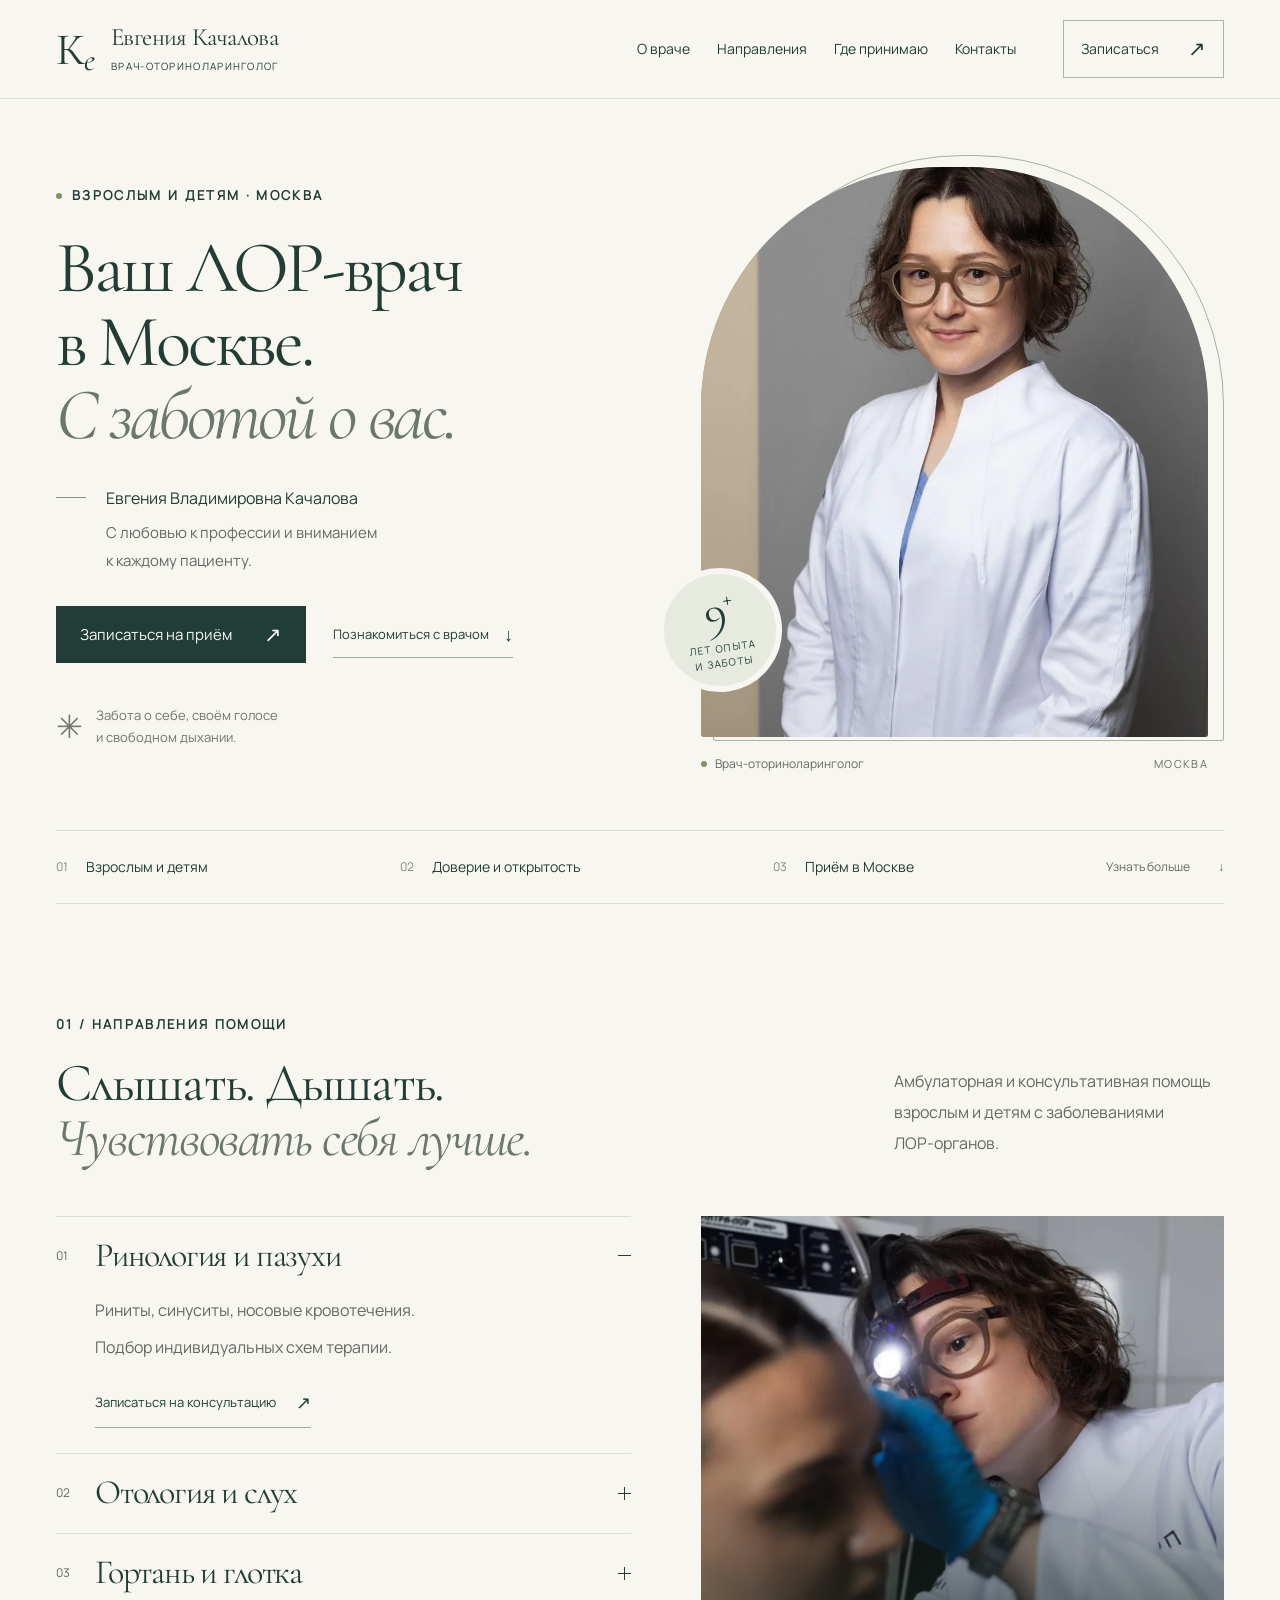
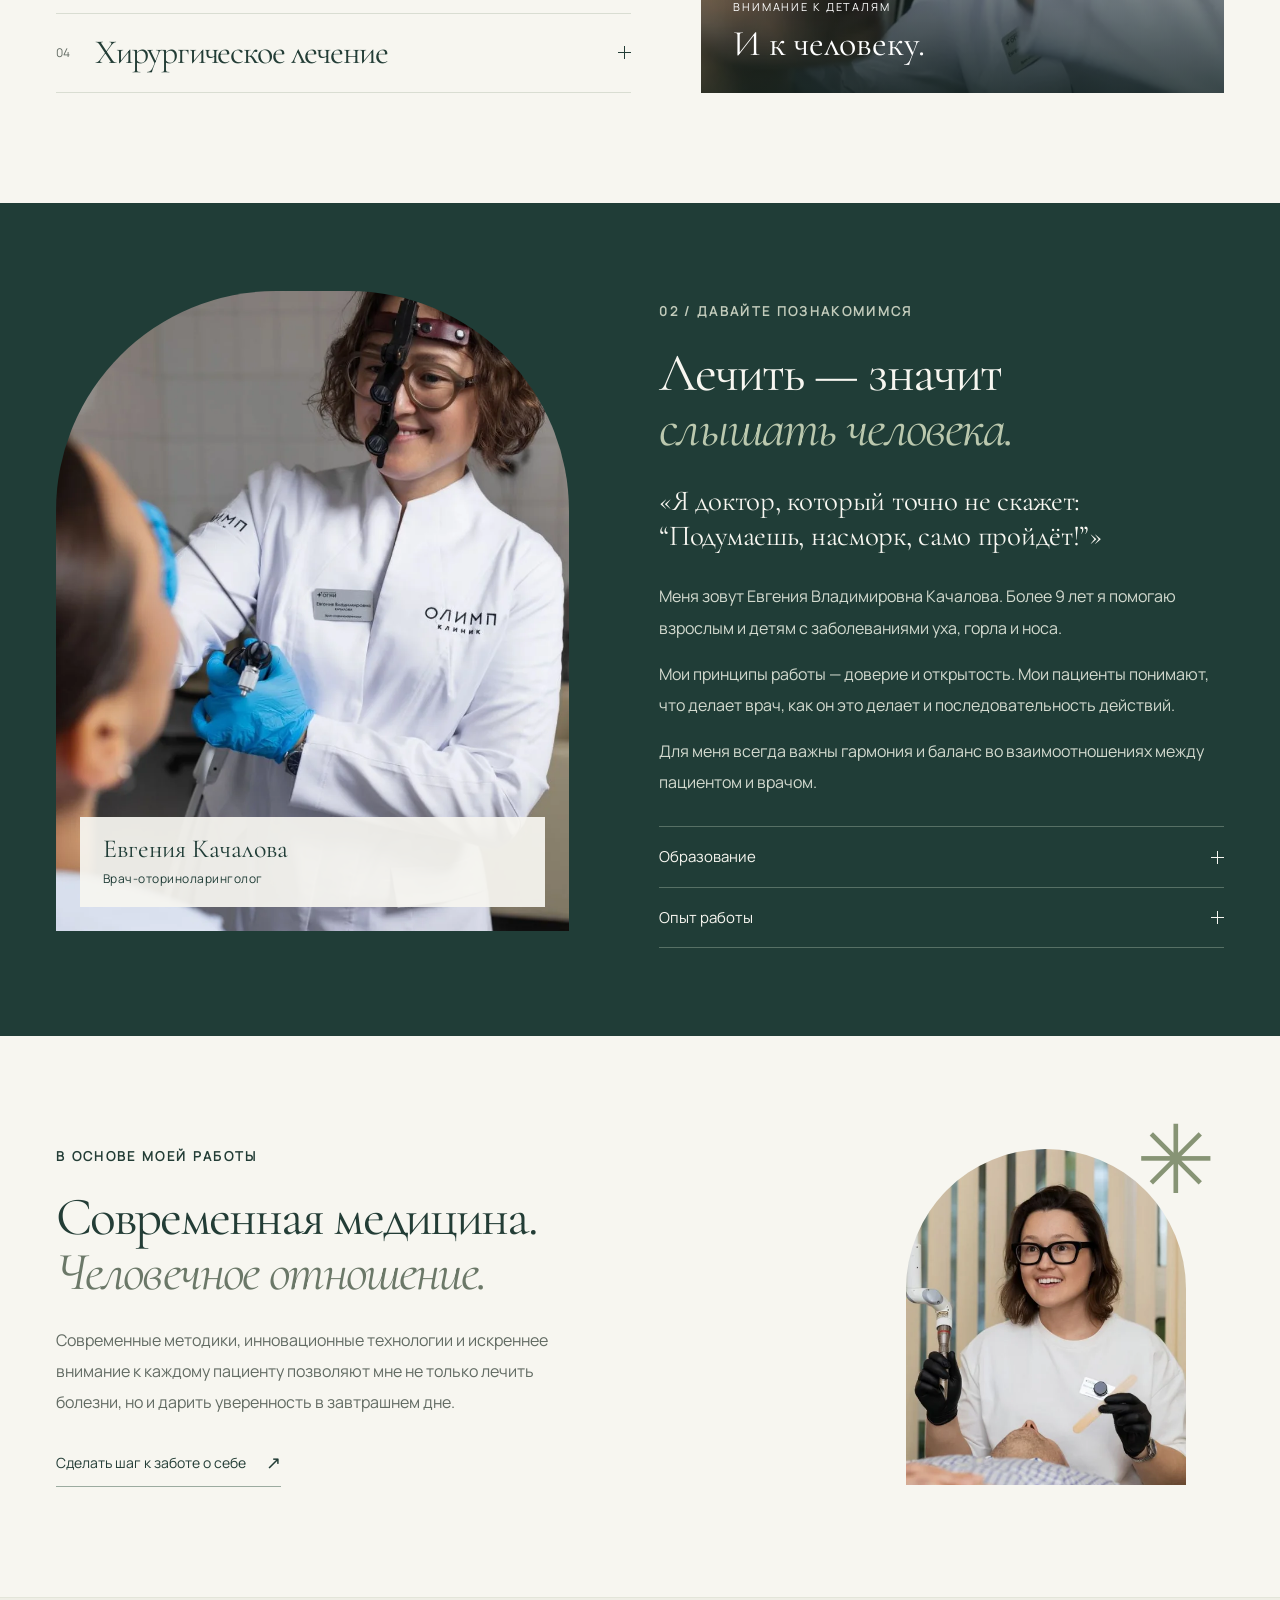
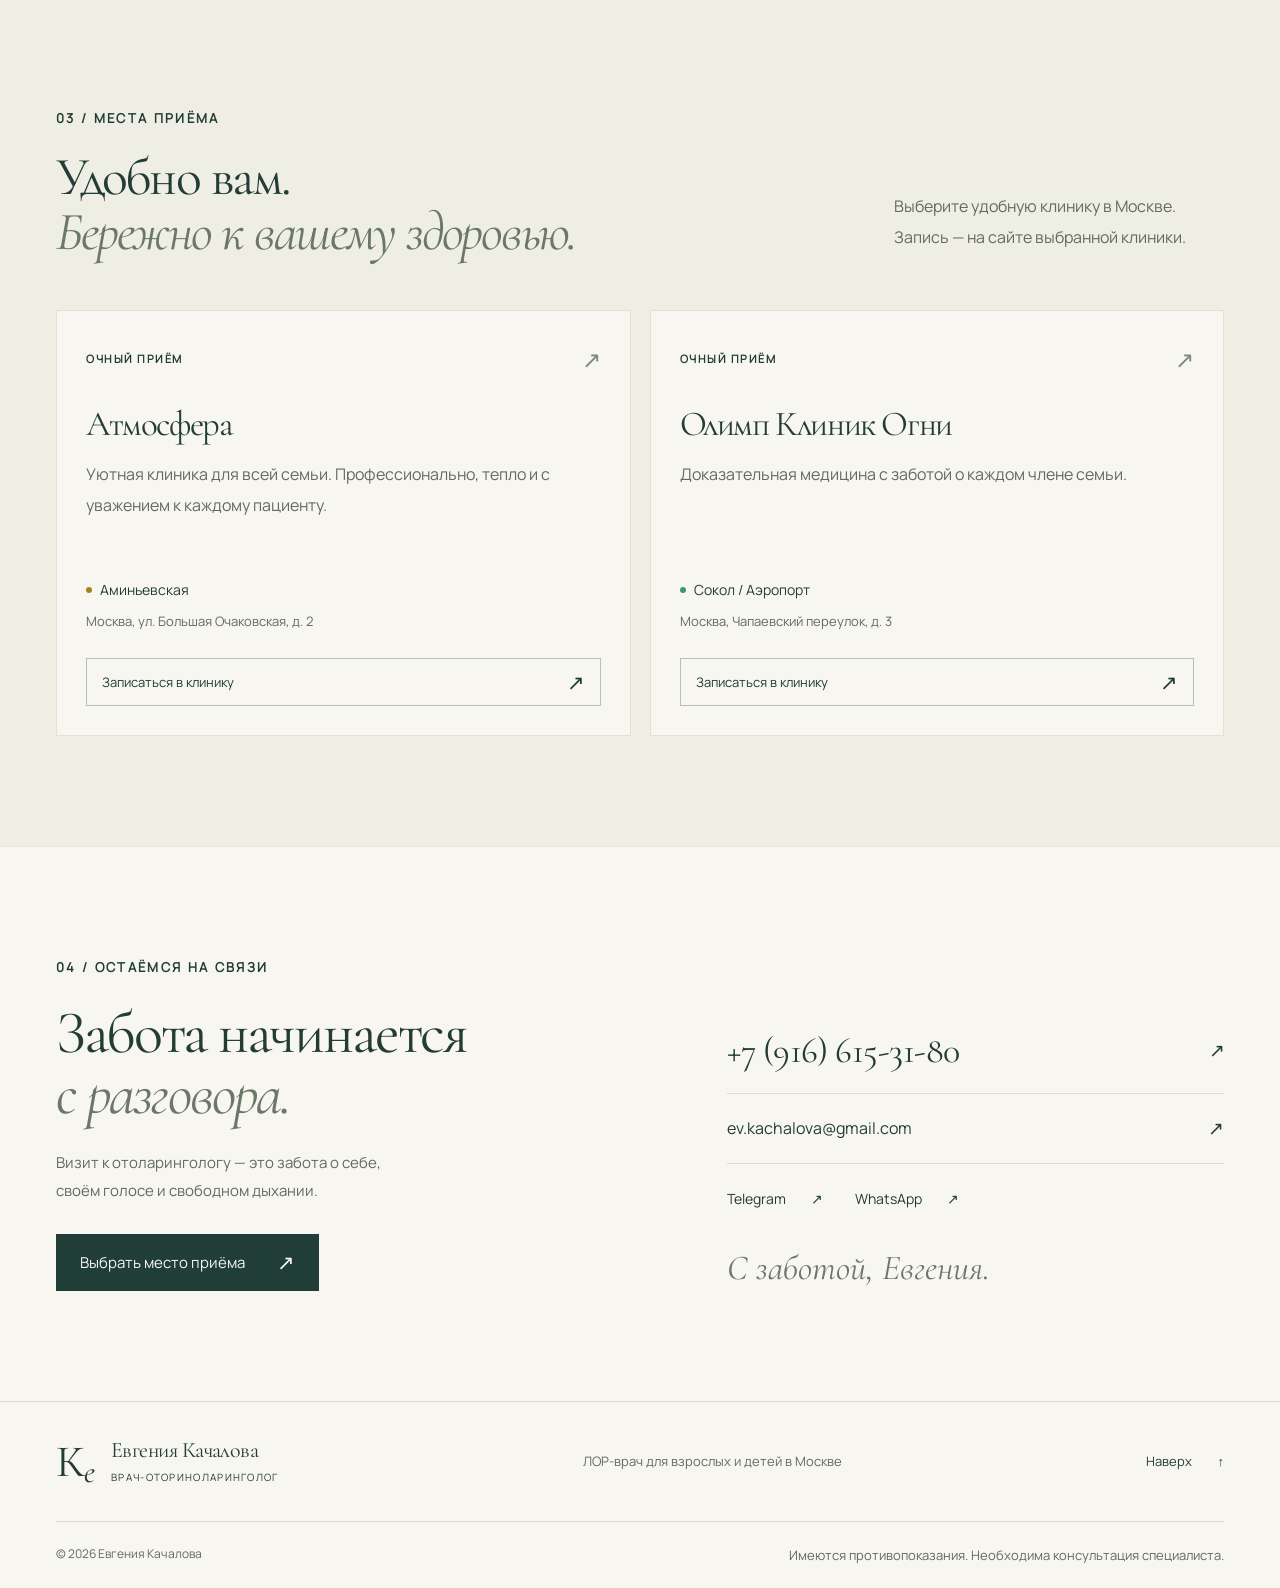
<file: index.html>
<!doctype html>
<html lang="ru">
  <head>
    <meta charset="utf-8" />
    <meta name="viewport" content="width=device-width, initial-scale=1" />
    <meta name="theme-color" content="#203d37" />
    <title>
      ЛОР в Москве — Качалова Евгения Владимировна | Взрослым и детям
    </title>
    <meta
      name="description"
      content="ЛОР-врач в Москве Качалова Евгения Владимировна. Более 9 лет опыта, приём взрослых и детей. Клиники у м. Аминьевская, Сокол и Аэропорт. Запись на приём."
    />
    <meta name="robots" content="index, follow, max-image-preview:large" />
    <link rel="canonical" href="https://kachalovg.github.io/kachalova-lor-2/" />
    <meta property="og:type" content="website" />
    <meta property="og:locale" content="ru_RU" />
    <meta property="og:site_name" content="Евгения Качалова — ЛОР-врач" />
    <meta
      property="og:title"
      content="Ваш ЛОР-врач в Москве — Евгения Качалова"
    />
    <meta
      property="og:description"
      content="С любовью к профессии и заботой о каждом пациенте. ЛОР-помощь взрослым и детям, более 9 лет опыта. Очный приём в Москве."
    />
    <meta property="og:url" content="https://kachalovg.github.io/kachalova-lor-2/" />
    <meta
      property="og:image"
      content="https://kachalovg.github.io/kachalova-lor-2/assets/images/portrait-880.webp"
    />
    <meta
      property="og:image:alt"
      content="Качалова Евгения Владимировна, врач-оториноларинголог"
    />
    <meta name="twitter:card" content="summary_large_image" />
    <link rel="icon" href="assets/favicon.svg" type="image/svg+xml" />
    <link
      rel="preload"
      href="assets/fonts/cormorant.woff2"
      as="font"
      type="font/woff2"
      crossorigin
    />
    <link
      rel="preload"
      href="assets/fonts/manrope.woff2"
      as="font"
      type="font/woff2"
      crossorigin
    />
    <link rel="stylesheet" href="css/styles.css?v=20261024-2" />
    <script src="js/main.js" defer></script>
    <script type="application/ld+json">
      {
        "@context": "https://schema.org",
        "@graph": [
          {
            "@type": "WebSite",
            "@id": "https://kachalovg.github.io/kachalova-lor-2/#website",
            "url": "https://kachalovg.github.io/kachalova-lor-2/",
            "name": "Евгения Качалова — ЛОР-врач в Москве",
            "inLanguage": "ru-RU"
          },
          {
            "@type": "WebPage",
            "@id": "https://kachalovg.github.io/kachalova-lor-2/#webpage",
            "url": "https://kachalovg.github.io/kachalova-lor-2/",
            "name": "ЛОР в Москве — Качалова Евгения Владимировна",
            "inLanguage": "ru-RU",
            "isPartOf": { "@id": "https://kachalovg.github.io/kachalova-lor-2/#website" },
            "about": { "@id": "https://kachalovg.github.io/kachalova-lor-2/#doctor" }
          },
          {
            "@type": "Person",
            "@id": "https://kachalovg.github.io/kachalova-lor-2/#doctor",
            "name": "Качалова Евгения Владимировна",
            "givenName": "Евгения",
            "familyName": "Качалова",
            "jobTitle": "Врач-оториноларинголог",
            "url": "https://kachalovg.github.io/kachalova-lor-2/",
            "image": "https://kachalovg.github.io/kachalova-lor-2/assets/images/portrait-880.webp",
            "telephone": "+79166153180",
            "email": "ev.kachalova@gmail.com",
            "knowsAbout": [
              "Оториноларингология",
              "Детская оториноларингология"
            ],
            "alumniOf": [
              {
                "@type": "EducationalOrganization",
                "name": "РНИМУ им. Н. И. Пирогова"
              },
              {
                "@type": "EducationalOrganization",
                "name": "НИКИО им. Л. И. Свержевского"
              }
            ],
            "workLocation": [
              {
                "@type": "MedicalClinic",
                "name": "Клиника Атмосфера",
                "url": "https://atmosphere-clinic.ru/kachalova",
                "address": {
                  "@type": "PostalAddress",
                  "addressLocality": "Москва",
                  "streetAddress": "ул. Большая Очаковская, д. 2",
                  "addressCountry": "RU"
                }
              },
              {
                "@type": "MedicalClinic",
                "name": "Олимп Клиник Огни",
                "url": "https://ogni.clinic/doctors/kachalova_evgeniya_vladimirovna?clckid=d45f28a2",
                "address": {
                  "@type": "PostalAddress",
                  "addressLocality": "Москва",
                  "streetAddress": "Чапаевский переулок, д. 3",
                  "addressCountry": "RU"
                }
              }
            ],
            "sameAs": [
              "https://t.me/evgeniyakachalova"
            ]
          }
        ]
      }
    </script>
  </head>
  <body>
    <a class="skip-link" href="#main">Перейти к содержанию</a>
    <header class="header">
      <div class="container header-inner">
        <a class="brand" href="#main" aria-label="Евгения Качалова — на главную"
          ><span class="monogram" aria-hidden="true">К<span>е</span></span
          ><span class="brand-name"
            >Евгения Качалова<small>ВРАЧ-ОТОРИНОЛАРИНГОЛОГ</small></span
          ></a
        >
        <nav class="nav" id="navigation" aria-label="Основная навигация">
          <a href="#about">О враче</a><a href="#expertise">Направления</a
          ><a href="#clinics">Где принимаю</a><a href="#contacts">Контакты</a>
        </nav>
        <a class="header-book" href="#clinics" data-book
          >Записаться <span aria-hidden="true">↗</span></a
        >
        <button
          class="menu-toggle"
          aria-label="Открыть меню"
          aria-controls="navigation"
          aria-expanded="false"
        >
          <span></span><span></span>
        </button>
      </div>
    </header>
    <main id="main">
      <section class="hero container" aria-labelledby="hero-title">
        <div class="hero-copy">
          <p class="eyebrow">
            <span class="status-dot"></span> ВЗРОСЛЫМ И ДЕТЯМ · МОСКВА
          </p>
          <h1 id="hero-title">
            Ваш ЛОР-врач<br />в Москве.<br /><em>С заботой о вас.</em>
          </h1>
          <div class="hero-intro">
            <span class="fine-line" aria-hidden="true"></span>
            <div>
              <p class="doctor-name">Евгения Владимировна Качалова</p>
              <p class="muted">
                С любовью к профессии и вниманием<br class="desktop-break" />
                к каждому пациенту.
              </p>
            </div>
          </div>
          <div class="hero-actions">
            <a href="#clinics" class="button" data-book
              >Записаться на приём <span aria-hidden="true">↗</span></a
            ><a class="text-link" href="#about"
              >Познакомиться с врачом <span aria-hidden="true">↓</span></a
            >
          </div>
          <div class="hero-note">
            <span class="note-icon" aria-hidden="true">✳</span>
            <p>Забота о себе, своём голосе<br />и свободном дыхании.</p>
          </div>
        </div>
        <div class="hero-visual">
          <span class="portrait-outline" aria-hidden="true"></span>
          <img
            class="hero-photo"
            src="assets/images/portrait-880.webp"
            srcset="
              assets/images/portrait-480.webp 480w,
              assets/images/portrait-880.webp 880w
            "
            sizes="(max-width: 700px) 90vw, 44vw"
            width="880"
            height="1280"
            alt="Евгения Владимировна Качалова — ЛОР-врач в Москве"
            fetchpriority="high"
          />
          <div class="experience-seal">
            <strong>9<span>+</span></strong
            ><span>ЛЕТ ОПЫТА<br />И ЗАБОТЫ</span>
          </div>
          <div class="portrait-caption">
            <span class="status-dot"></span> Врач-оториноларинголог<span
              class="caption-number"
              >МОСКВА</span
            >
          </div>
        </div>
      </section>
      <div class="trust-strip container">
        <p><span>01</span> Взрослым и детям</p>
        <p><span>02</span> Доверие и открытость</p>
        <p><span>03</span> Приём в Москве</p>
        <a href="#expertise" aria-label="Перейти к направлениям помощи"
          >Узнать больше <span aria-hidden="true">↓</span></a
        >
      </div>

      <section
        class="section container expertise"
        id="expertise"
        aria-labelledby="expertise-title"
      >
        <div class="section-heading">
          <div>
            <p class="eyebrow">01 / НАПРАВЛЕНИЯ ПОМОЩИ</p>
            <h2 id="expertise-title">
              Слышать. Дышать.<br /><em>Чувствовать себя лучше.</em>
            </h2>
          </div>
          <p class="section-description">
            Амбулаторная и консультативная помощь взрослым и детям с заболеваниями
            ЛОР-органов.
          </p>
        </div>
        <div class="expertise-grid">
          <div class="service-list">
            <details class="service" open>
              <summary>
                <span class="service-number">01</span>
                <h3>Ринология и пазухи</h3>
                <span class="plus" aria-hidden="true"></span>
              </summary>
              <div class="service-body">
                <p>Риниты, синуситы, носовые кровотечения.</p>
                <p>Подбор индивидуальных схем терапии.</p>
                <a href="#clinics" class="text-link" data-book
                  >Записаться на консультацию
                  <span aria-hidden="true">↗</span></a
                >
              </div>
            </details>
            <details class="service">
              <summary>
                <span class="service-number">02</span>
                <h3>Отология и слух</h3>
                <span class="plus" aria-hidden="true"></span>
              </summary>
              <div class="service-body">
                <p>Тугоухость, отиты, серные пробки.</p>
                <p>
                  Амбулаторная и консультативная помощь пациентам с
                  заболеваниями уха.
                </p>
                <a href="#clinics" class="text-link" data-book
                  >Записаться на консультацию
                  <span aria-hidden="true">↗</span></a
                >
              </div>
            </details>
            <details class="service">
              <summary>
                <span class="service-number">03</span>
                <h3>Гортань и глотка</h3>
                <span class="plus" aria-hidden="true"></span>
              </summary>
              <div class="service-body">
                <p>
                  Консервативное лечение острой и хронической патологии
                  лимфоэпителиального кольца.
                </p>
                <a href="#clinics" class="text-link" data-book
                  >Записаться на консультацию
                  <span aria-hidden="true">↗</span></a
                >
              </div>
            </details>
            <details class="service">
              <summary>
                <span class="service-number">04</span>
                <h3>Хирургическое лечение</h3>
                <span class="plus" aria-hidden="true"></span>
              </summary>
              <div class="service-body">
                <p>
                  Планирование и проведение оперативных вмешательств. Подбор
                  индивидуальных схем терапии.
                </p>
                <a href="#clinics" class="text-link" data-book
                  >Обсудить на консультации
                  <span aria-hidden="true">↗</span></a
                >
              </div>
            </details>
          </div>
          <figure class="expertise-photo">
            <img
              src="assets/images/examination-880.webp"
              srcset="
                assets/images/examination-480.webp 480w,
                assets/images/examination-880.webp 880w
              "
              sizes="(max-width: 700px) 90vw, 40vw"
              width="880"
              height="587"
              alt="Евгения Качалова проводит ЛОР-осмотр пациентки"
              loading="lazy"
              decoding="async"
            />
            <figcaption>
              <span>ВНИМАНИЕ К ДЕТАЛЯМ</span>И к человеку.
            </figcaption>
          </figure>
        </div>
      </section>

      <section class="about-section" id="about" aria-labelledby="about-title">
        <div class="container about-grid">
          <div class="about-visual">
            <img
              src="assets/images/consultation-880.webp"
              srcset="
                assets/images/consultation-480.webp 480w,
                assets/images/consultation-880.webp 880w
              "
              sizes="(max-width: 700px) 90vw, 40vw"
              width="880"
              height="1321"
              alt="Евгения Качалова на приёме — с вниманием к каждому пациенту"
              loading="lazy"
              decoding="async"
            />
            <div class="photo-label">
              Евгения Качалова<span>Врач-оториноларинголог</span>
            </div>
          </div>
          <div class="about-copy">
            <p class="eyebrow">02 / ДАВАЙТЕ ПОЗНАКОМИМСЯ</p>
            <h2 id="about-title">
              Лечить — значит<br /><em>слышать человека.</em>
            </h2>
            <blockquote>
              «Я доктор, который точно не скажет: “Подумаешь, насморк, само
              пройдёт!”»
            </blockquote>
            <p>
              Меня зовут Евгения Владимировна Качалова. Более 9 лет я помогаю
              взрослым и детям с заболеваниями уха, горла и носа.
            </p>
            <p>
              Мои принципы работы — доверие и открытость. Мои пациенты понимают,
              что делает врач, как он это делает и последовательность действий.
            </p>
            <p>
              Для меня всегда важны гармония и баланс во взаимоотношениях между
              пациентом и врачом.
            </p>
            <div class="credentials">
              <details>
                <summary>
                  Образование <span class="plus" aria-hidden="true"></span>
                </summary>
                <div class="credential-content">
                  <p>
                    <b>2010–2016</b
                    ><span
                      >РНИМУ им. Н. И. Пирогова, Москва. Высшее образование,
                      педиатрия.</span
                    >
                  </p>
                  <p>
                    <b>2016–2018</b
                    ><span
                      >НИКИО им. Л. И. Свержевского, Москва. Ординатура,
                      оториноларингология.</span
                    >
                  </p>
                  <p>
                    <b>2023</b
                    ><span
                      >Повышение квалификации: дополнительная профессиональная
                      программа «Оториноларингология».</span
                    >
                  </p>
                </div>
              </details>
              <details>
                <summary>
                  Опыт работы <span class="plus" aria-hidden="true"></span>
                </summary>
                <div class="credential-content">
                  <p>
                    <b>2018–2022</b
                    ><span
                      >Врач-оториноларинголог, ДГКБ им. Г. Н. Сперанского.</span
                    >
                  </p>
                  <p>
                    <b>2018–2022</b
                    ><span
                      >Врач-оториноларинголог, ГКБ № 13, центр восстановления
                      детей.</span
                    >
                  </p>
                  <p>
                    <b>2022–2024</b
                    ><span>Врач-оториноларинголог, ММЦ «Медси».</span>
                  </p>
                  <p>
                    <b>С 2024</b
                    ><span
                      >Врач-оториноларинголог, «Огни Олимпа» и
                      «Атмосфера».</span
                    >
                  </p>
                </div>
              </details>
            </div>
          </div>
        </div>
      </section>

      <section
        class="philosophy section container"
        aria-labelledby="philosophy-title"
      >
        <div class="philosophy-copy">
          <p class="eyebrow">В ОСНОВЕ МОЕЙ РАБОТЫ</p>
          <h2 id="philosophy-title">
            <span class="heading-line">Современная медицина.</span>
            <em class="heading-line">Человечное отношение.</em>
          </h2>
          <p>
            Современные методики, инновационные технологии и искреннее внимание
            к каждому пациенту позволяют мне не только лечить болезни, но и
            дарить уверенность в завтрашнем дне.
          </p>
          <a href="#clinics" class="text-link" data-book
            >Сделать шаг к заботе о себе <span aria-hidden="true">↗</span></a
          >
        </div>
        <div class="care-image">
          <img
            src="assets/images/care-480.webp"
            width="480"
            height="720"
            alt="Доктор Качалова на приёме взрослого пациента"
            loading="lazy"
            decoding="async"
          /><span class="care-asterisk" aria-hidden="true">✳</span>
        </div>
      </section>

      <section
        class="clinics-section section"
        id="clinics"
        aria-labelledby="clinics-title"
      >
        <div class="container">
          <div class="section-heading">
            <div>
              <p class="eyebrow">03 / МЕСТА ПРИЁМА</p>
              <h2 id="clinics-title">
                Удобно вам.<br /><em>Бережно к вашему здоровью.</em>
              </h2>
            </div>
            <p class="section-description">
              Выберите удобную клинику в Москве. Запись — на
              сайте выбранной клиники.
            </p>
          </div>
          <div class="clinic-grid">
            <article class="clinic-card">
              <div class="clinic-top">
                <span class="eyebrow">ОЧНЫЙ ПРИЁМ</span
                ><span class="clinic-icon" aria-hidden="true">↗</span>
              </div>
              <h3>Атмосфера</h3>
              <p class="clinic-description">
                Уютная клиника для всей семьи. Профессионально, тепло и с
                уважением к каждому пациенту.
              </p>
              <div class="clinic-address">
                <span class="metro"
                  ><i class="metro-dot metro-yellow"></i> Аминьевская</span
                >
                <p>Москва, ул. Большая Очаковская, д. 2</p>
              </div>
              <a
                class="button button-outline"
                href="https://atmosphere-clinic.ru/kachalova"
                target="_blank"
                rel="noopener noreferrer"
                >Записаться в клинику <span aria-hidden="true">↗</span></a
              >
            </article>
            <article class="clinic-card">
              <div class="clinic-top">
                <span class="eyebrow">ОЧНЫЙ ПРИЁМ</span
                ><span class="clinic-icon" aria-hidden="true">↗</span>
              </div>
              <h3>Олимп Клиник Огни</h3>
              <p class="clinic-description">
                Доказательная медицина с заботой о каждом члене семьи.
              </p>
              <div class="clinic-address">
                <span class="metro"
                  ><i class="metro-dot"></i> Сокол / Аэропорт</span
                >
                <p>Москва, Чапаевский переулок, д. 3</p>
              </div>
              <a
                class="button button-outline"
                href="https://ogni.clinic/doctors/kachalova_evgeniya_vladimirovna?clckid=d45f28a2"
                target="_blank"
                rel="noopener noreferrer"
                >Записаться в клинику <span aria-hidden="true">↗</span></a
              >
            </article>
          </div>
        </div>
      </section>
      <section
        class="contact-section section container"
        id="contacts"
        aria-labelledby="contacts-title"
      >
        <p class="eyebrow">04 / ОСТАЁМСЯ НА СВЯЗИ</p>
        <div class="contact-grid">
          <div>
            <h2 id="contacts-title">
              <span class="heading-line">Забота начинается</span>
              <em class="heading-line">с разговора.</em>
            </h2>
            <p>
              Визит к отоларингологу — это забота о себе,<br
                class="desktop-break"
              />
              своём голосе и свободном дыхании.
            </p>
            <a class="button" href="#clinics" data-book
              >Выбрать место приёма <span aria-hidden="true">↗</span></a
            >
          </div>
          <div class="contact-links">
            <a class="phone-link" href="tel:+79166153180"
              >+7 (916) 615-31-80 <span aria-hidden="true">↗</span></a
            ><a class="email-link" href="mailto:ev.kachalova@gmail.com"
              >ev.kachalova@gmail.com <span aria-hidden="true">↗</span></a
            >
            <div class="social-links">
              <a
                href="https://t.me/evgeniyakachalova"
                target="_blank"
                rel="noopener noreferrer"
                >Telegram <span aria-hidden="true">↗</span></a
              ><a
                href="https://wa.me/79166153180"
                target="_blank"
                rel="noopener noreferrer"
                >WhatsApp <span aria-hidden="true">↗</span></a
              >
            </div>
            <span class="contact-signature" aria-hidden="true"
              >С заботой, Евгения.</span
            >
          </div>
        </div>
      </section>
    </main>
    <footer class="footer">
      <div class="container footer-top">
        <a class="brand" href="#main"
          ><span class="monogram" aria-hidden="true">К<span>е</span></span
          ><span class="brand-name"
            >Евгения Качалова<small>ВРАЧ-ОТОРИНОЛАРИНГОЛОГ</small></span
          ></a
        >
        <p>ЛОР-врач для взрослых и детей в Москве</p>
        <a class="back-top" href="#main"
          >Наверх <span aria-hidden="true">↑</span></a
        >
      </div>
      <div class="container footer-bottom">
        <span>© 2026 Евгения Качалова</span>
        <p>Имеются противопоказания. Необходима консультация специалиста.</p>
      </div>
    </footer>
    <div class="mobile-book">
      <a href="#clinics" class="button" data-book
        >Записаться на приём <span aria-hidden="true">↗</span></a
      >
    </div>
    <dialog id="booking" aria-labelledby="booking-title">
      <button class="dialog-close" aria-label="Закрыть окно записи">×</button>
      <p class="eyebrow">ПЕРВЫЙ ШАГ К ЗАБОТЕ О СЕБЕ</p>
      <h2 id="booking-title">Где вам <em>удобнее?</em></h2>
      <p class="dialog-intro">
        Выберите место приёма. Вы перейдёте на сайт клиники, чтобы записаться к
        Евгении Качаловой.
      </p>
      <div class="booking-options">
        <a
          href="https://atmosphere-clinic.ru/kachalova"
          target="_blank"
          rel="noopener noreferrer"
          ><span
            ><b>Атмосфера</b
            ><small>м. Аминьевская · Большая Очаковская, 2</small></span
          ><span aria-hidden="true">↗</span></a
        ><a
          href="https://ogni.clinic/doctors/kachalova_evgeniya_vladimirovna?clckid=d45f28a2"
          target="_blank"
          rel="noopener noreferrer"
          ><span
            ><b>Олимп Клиник Огни</b
            ><small>м. Сокол / Аэропорт · Чапаевский пер., 3</small></span
          ><span aria-hidden="true">↗</span></a
        >
      </div>
      <a class="dialog-phone" href="tel:+79166153180"
        >Связаться с врачом: +7 (916) 615-31-80</a
      >
    </dialog>
  </body>
</html>
</file>
<file: css/styles.css>
@font-face {
  font-family: Manrope;
  src: url("../assets/fonts/manrope.woff2") format("woff2");
  font-style: normal;
  font-weight: 400;
  font-display: swap;
}
@font-face {
  font-family: Cormorant;
  src: url("../assets/fonts/cormorant.woff2") format("woff2");
  font-style: normal;
  font-weight: 400;
  font-display: swap;
}
@font-face {
  font-family: Cormorant;
  src: url("../assets/fonts/cormorant-italic.woff2") format("woff2");
  font-style: italic;
  font-weight: 400;
  font-display: swap;
}
:root {
  --paper: #f7f6f0;
  --green: #203d37;
  --ink: #233d36;
  --sage: #6b7868;
  --muted: #626b63;
  --line: #d9ddd2;
  --cream: #eeeee5;
  --serif: Cormorant, Georgia, "Times New Roman", serif;
  --sans: Manrope, Arial, sans-serif;
}
* {
  box-sizing: border-box;
}
html {
  scroll-behavior: smooth;
  scroll-padding-top: 110px;
}
body {
  margin: 0;
  background: var(--paper);
  color: var(--ink);
  font: 16px/1.7 var(--sans);
  -webkit-font-smoothing: antialiased;
}
a {
  color: inherit;
  text-decoration: none;
}
button {
  font: inherit;
  color: inherit;
  cursor: pointer;
}
button,
a,
summary {
  -webkit-tap-highlight-color: transparent;
}
button:focus-visible,
a:focus-visible,
summary:focus-visible {
  outline: 2px solid #a17a44;
  outline-offset: 6px;
}
img {
  display: block;
  max-width: 100%;
  height: auto;
}
p,
h1,
h2,
h3,
figure,
blockquote {
  margin: 0;
}
h1,
h2,
h3 {
  font-family: var(--serif);
  font-weight: 400;
  line-height: 1.02;
  letter-spacing: -0.035em;
}
h2 {
  font-size: clamp(44px, 4.2vw, 64px);
}
h2 em,
h1 em {
  font-weight: 400;
  color: var(--sage);
}
p {
  text-wrap: pretty;
}
.container {
  width: min(1280px, calc(100% - 112px));
  margin-inline: auto;
}
.section {
  padding-block: 110px;
}
.eyebrow {
  font-size: 13px;
  font-weight: 600;
  letter-spacing: 0.18em;
  line-height: 1.6;
}
.muted {
  color: var(--muted);
}
.button {
  display: inline-flex;
  align-items: center;
  justify-content: space-between;
  gap: 32px;
  min-height: 56px;
  background: var(--green);
  color: var(--paper);
  padding: 15px 23px;
  border: 1px solid var(--green);
  font-size: 15px;
  transition:
    background 0.2s,
    transform 0.2s;
}
.button span {
  font-size: 21px;
  font-family: Arial, sans-serif;
  line-height: 1;
}
.button:hover {
  background: #34564b;
  transform: translateY(-2px);
}
.text-link {
  display: inline-flex;
  align-items: center;
  gap: 20px;
  padding-block: 8px;
  border-bottom: 1px solid #9baba0;
  font-size: 15px;
}
.text-link span {
  font-size: 18px;
}
.text-link:hover {
  color: #6e784f;
}
.skip-link {
  position: fixed;
  top: 8px;
  left: 12px;
  padding: 12px 20px;
  background: var(--green);
  color: white;
  z-index: 100;
  transform: translateY(-150%);
}
.skip-link:focus {
  transform: translateY(0);
}
.header {
  height: 99px;
  border-bottom: 1px solid var(--line);
  background: var(--paper);
  position: relative;
  z-index: 20;
}
.header-inner {
  height: 100%;
  display: flex;
  align-items: center;
  gap: 35px;
}
.brand {
  display: flex;
  align-items: center;
  gap: 16px;
  flex-shrink: 0;
}
.monogram {
  font-family: var(--serif);
  font-size: 45px;
  line-height: 1;
  position: relative;
  display: block;
  width: 39px;
}
.monogram > span {
  position: absolute;
  right: 0;
  bottom: -4px;
  font-style: italic;
  font-size: 32px;
}
.brand-name {
  font-family: var(--serif);
  font-size: 25px;
  letter-spacing: -0.025em;
  line-height: 1.1;
}
.brand-name small {
  display: block;
  font: 10px/1.5 var(--sans);
  letter-spacing: 0.13em;
  margin-top: 7px;
}
.nav {
  display: flex;
  align-items: center;
  gap: 27px;
  margin-left: auto;
  font-size: 14px;
}
.nav a {
  padding: 10px 0;
  border-bottom: 1px solid transparent;
}
.nav a:hover {
  border-bottom-color: var(--sage);
}
.header-book {
  margin-left: 12px;
  display: flex;
  align-items: center;
  gap: 29px;
  font-size: 14px;
  border: 1px solid #aab6a9;
  padding: 10px 17px;
}
.header-book span {
  font-size: 21px;
}
.header-book:hover {
  background: var(--cream);
}
.menu-toggle {
  display: none;
}
.hero {
  display: grid;
  grid-template-columns: 1.13fr 1fr;
  gap: 55px;
  padding-top: 56px;
  padding-bottom: 56px;
  align-items: center;
}
.hero-copy {
  padding-top: 4px;
}
.hero .eyebrow {
  display: flex;
  align-items: center;
  gap: 10px;
  margin-bottom: 26px;
}
.status-dot {
  display: inline-block;
  width: 6px;
  height: 6px;
  background: #81926b;
  border-radius: 50%;
  flex-shrink: 0;
}
.hero h1 {
  font-size: clamp(58px, 5.7vw, 88px);
  line-height: 1.01;
  letter-spacing: -0.045em;
}
.hero h1 em {
  white-space: nowrap;
}
.hero-intro {
  display: flex;
  align-items: flex-start;
  gap: 20px;
  margin-top: 32px;
}
.fine-line {
  width: 30px;
  height: 1px;
  background: #87917b;
  margin-top: 12px;
}
.doctor-name {
  font-size: 16px;
  margin-bottom: 7px;
}
.hero-intro .muted {
  font-size: 15px;
  line-height: 1.85;
}
.hero-actions {
  display: flex;
  align-items: center;
  gap: 27px;
  margin-top: 31px;
}
.hero-actions .text-link {
  font-size: 13px;
  gap: 15px;
}
.hero-note {
  margin-top: 42px;
  display: flex;
  gap: 13px;
  align-items: center;
  color: #6f7868;
  font-size: 13px;
  line-height: 1.65;
}
.note-icon {
  font-size: 32px;
  font-family: Georgia, serif;
  font-weight: 400;
  line-height: 1;
}
.hero-visual {
  position: relative;
  padding: 12px 16px 0 0;
  min-width: 0;
}
.hero-photo {
  width: 100%;
  height: 570px;
  object-fit: cover;
  object-position: center 34%;
  border-radius: 240px 240px 3px 3px;
  background: #a5a49b;
}
.portrait-outline {
  position: absolute;
  inset: 0 0 33px 12px;
  border: 1px solid #a8b29f;
  border-radius: 250px 250px 2px 2px;
  z-index: -1;
}
.experience-seal {
  position: absolute;
  left: -43px;
  bottom: 82px;
  width: 124px;
  height: 124px;
  background: #e7eadf;
  border: 6px solid var(--paper);
  border-radius: 50%;
  display: flex;
  flex-direction: column;
  align-items: center;
  justify-content: center;
  transform: rotate(-8deg);
}
.experience-seal strong {
  font: 48px/0.95 var(--serif);
  letter-spacing: -0.06em;
}
.experience-seal strong span {
  font-size: 24px;
  vertical-align: top;
}
.experience-seal > span {
  font: 10px/1.5 var(--sans);
  letter-spacing: 0.14em;
  text-align: center;
  margin-top: 7px;
}
.portrait-caption {
  display: flex;
  align-items: center;
  gap: 8px;
  padding-top: 17px;
  font-size: 12px;
  color: var(--muted);
}
.caption-number {
  margin-left: auto;
  font-size: 11px;
  letter-spacing: 0.12em;
}
.trust-strip {
  border-top: 1px solid var(--line);
  border-bottom: 1px solid var(--line);
  padding-block: 24px;
  display: flex;
  align-items: center;
  justify-content: space-between;
  gap: 20px;
  font-size: 14px;
}
.trust-strip p {
  display: flex;
  align-items: center;
  gap: 18px;
}
.trust-strip p span {
  color: #828c7a;
  font-size: 12px;
}
.trust-strip > a {
  font-size: 12px;
  color: var(--muted);
  display: flex;
  gap: 28px;
}
.section-heading {
  display: flex;
  align-items: flex-end;
  justify-content: space-between;
  gap: 60px;
  margin-bottom: 50px;
}
.section-heading h2 {
  margin-top: 21px;
}
.section-description {
  max-width: 295px;
  color: var(--muted);
  font-size: 15px;
  line-height: 1.95;
  padding-bottom: 6px;
}
.expertise-grid {
  display: grid;
  grid-template-columns: 1.1fr 1fr;
  gap: 70px;
  align-items: start;
}
.service {
  border-top: 1px solid var(--line);
}
.service:last-child {
  border-bottom: 1px solid var(--line);
}
summary {
  list-style: none;
  cursor: pointer;
}
summary::-webkit-details-marker {
  display: none;
}
.service summary {
  display: flex;
  align-items: center;
  gap: 20px;
  padding: 22px 0;
}
.service-number {
  font-size: 12px;
  color: var(--muted);
  width: 19px;
}
.service h3 {
  font-size: 34px;
}
.plus {
  width: 13px;
  height: 13px;
  display: block;
  position: relative;
  margin-left: auto;
  flex-shrink: 0;
}
.plus::before,
.plus::after {
  content: "";
  position: absolute;
  background: currentColor;
  inset: 6px 0 auto;
  height: 1px;
}
.plus::after {
  transform: rotate(90deg);
  transition: transform 0.2s;
}
details[open] > summary .plus::after {
  transform: rotate(0);
}
.service-body {
  padding: 0 22px 25px 39px;
  color: var(--muted);
  font-size: 15px;
  line-height: 1.9;
  max-width: 450px;
}
.service-body p + p {
  margin-top: 6px;
}
.service-body .text-link {
  color: var(--green);
  font-size: 13px;
  margin-top: 15px;
}
.expertise-photo {
  position: relative;
  overflow: hidden;
  background: #e0e2d9;
  align-self: stretch;
  min-height: 380px;
}
.expertise-photo img {
  height: 100%;
  width: 100%;
  object-fit: cover;
  object-position: 57% center;
}
.expertise-photo:after {
  content: "";
  position: absolute;
  inset: 40% 0 0;
  background: linear-gradient(transparent, rgba(16, 33, 28, 0.75));
  pointer-events: none;
}
.expertise-photo figcaption {
  position: absolute;
  bottom: 30px;
  left: 32px;
  z-index: 1;
  font: 36px/1.1 var(--serif);
  color: #fff;
}
.expertise-photo figcaption span {
  display: block;
  font: 11px var(--sans);
  letter-spacing: 0.17em;
  margin-bottom: 10px;
}
.about-section {
  background: var(--green);
  color: var(--paper);
  padding-block: 88px;
}
.about-grid {
  display: grid;
  grid-template-columns: 1fr 1.1fr;
  gap: 90px;
  align-items: start;
}
.about-visual {
  position: relative;
}
.about-visual img {
  width: 100%;
  height: 640px;
  object-fit: cover;
  object-position: center 28%;
  border-radius: 220px 220px 0 0;
}
.photo-label {
  position: absolute;
  bottom: 24px;
  left: 24px;
  right: 24px;
  background: #f7f6f0ed;
  color: var(--green);
  padding: 19px 23px;
  font: 26px/1 var(--serif);
}
.photo-label span {
  display: block;
  font: 12px/1.5 var(--sans);
  margin-top: 8px;
  letter-spacing: 0.04em;
}
.about-copy {
  padding-top: 10px;
}
.about-copy > .eyebrow {
  color: #c2cbbb;
}
.about-copy h2 {
  margin-top: 24px;
  font-size: clamp(42px, 4.2vw, 62px);
}
.about-copy h2 em {
  color: #bbc8ae;
}
.about-copy blockquote {
  margin-block: 28px;
  font: 29px/1.2 var(--serif);
  letter-spacing: -0.01em;
  max-width: 460px;
}
.about-copy > p:not(.eyebrow) {
  font-size: 15px;
  line-height: 1.95;
  color: #d3dacf;
  margin-top: 15px;
}
.credentials {
  margin-top: 28px;
}
.credentials details {
  border-top: 1px solid #577065;
}
.credentials details:last-child {
  border-bottom: 1px solid #577065;
}
.credentials summary {
  display: flex;
  align-items: center;
  padding: 17px 0;
  font-size: 15px;
}
.credential-content {
  padding: 4px 0 20px;
}
.credential-content p {
  display: grid;
  grid-template-columns: 80px 1fr;
  gap: 16px;
  margin-top: 14px;
  font-size: 14px;
  color: #d3dacf;
}
.credential-content b {
  font-weight: 400;
  color: #f7f6f0;
}
.philosophy {
  display: grid;
  grid-template-columns: 1.6fr 0.8fr;
  gap: 100px;
  align-items: center;
}
.philosophy h2 {
  margin-top: 23px;
}
.philosophy-copy > p:not(.eyebrow) {
  color: var(--muted);
  max-width: 540px;
  font-size: 16px;
  line-height: 1.95;
  margin-top: 25px;
}
.philosophy .text-link {
  margin-top: 21px;
  font-size: 14px;
}
.care-image {
  position: relative;
  width: 100%;
  max-width: 280px;
  justify-self: center;
}
.care-image img {
  aspect-ratio: 4/4.8;
  object-fit: cover;
  border-radius: 150px 150px 0 0;
  object-position: center 32%;
}
.care-asterisk {
  position: absolute;
  right: -30px;
  top: -34px;
  font: 95px/1 var(--serif);
  color: #879475;
}
.clinics-section {
  background: var(--cream);
  border-top: 1px solid #e3e5d9;
  border-bottom: 1px solid #e3e5d9;
}
.clinic-grid {
  display: grid;
  grid-template-columns: repeat(2, minmax(0, 1fr));
  gap: 19px;
}
.clinic-card {
  padding: 29px;
  background: var(--paper);
  display: flex;
  flex-direction: column;
  border: 1px solid #dfe3d7;
  min-height: 373px;
}
.clinic-top {
  display: flex;
  align-items: center;
  justify-content: space-between;
  gap: 10px;
}
.clinic-top .eyebrow {
  font-size: 11px;
  letter-spacing: 0.14em;
}
.clinic-icon {
  font-size: 23px;
  color: #7c8c76;
}
.clinic-card h3 {
  font-size: 35px;
  margin-top: 28px;
  letter-spacing: -0.04em;
  white-space: nowrap;
}
.clinic-description {
  font-size: 14px;
  line-height: 1.9;
  color: var(--muted);
  margin-top: 17px;
  min-height: 65px;
}
.clinic-address {
  margin-top: 29px;
  margin-bottom: 26px;
  font-size: 13px;
}
.metro {
  display: flex;
  align-items: center;
  gap: 8px;
  font-size: 14px;
}
.metro-dot {
  width: 6px;
  height: 6px;
  display: inline-block;
  background: #3b9867;
  border-radius: 50%;
}
.metro-yellow {
  background: #a88222;
}
.clinic-address p {
  margin-top: 8px;
  color: var(--muted);
  font-size: 13px;
}
.clinic-card .button {
  margin-top: auto;
  min-height: 48px;
  padding: 12px 15px;
  font-size: 13px;
  gap: 12px;
}
.button-outline {
  background: transparent;
  color: var(--green);
  border-color: #b6c1ae;
}
.button-outline:hover {
  background: var(--green);
  color: white;
}
.contact-section > .eyebrow {
  margin-bottom: 24px;
}
.contact-grid {
  display: grid;
  grid-template-columns: 1.15fr 1fr;
  gap: 100px;
  align-items: center;
}
.contact-grid h2 {
  font-size: clamp(46px, 4.7vw, 68px);
}
.contact-grid p {
  color: var(--muted);
  font-size: 15px;
  margin-top: 24px;
  line-height: 1.9;
}
.contact-grid .button {
  margin-top: 28px;
}
.contact-links > a {
  display: flex;
  justify-content: space-between;
  align-items: center;
  border-bottom: 1px solid var(--line);
  padding: 21px 0;
}
.phone-link {
  font: 36px/1.2 var(--serif);
  letter-spacing: -0.015em;
}
.contact-links > a > span {
  font: 19px var(--sans);
}
.email-link {
  font-size: 16px;
}
.social-links {
  display: flex;
  gap: 32px;
  margin-top: 23px;
  font-size: 14px;
}
.social-links a {
  display: flex;
  gap: 25px;
}
.social-links a:hover,
.contact-links > a:hover {
  color: var(--sage);
}
.contact-signature {
  display: block;
  font: italic 35px/1 var(--serif);
  color: var(--sage);
  margin-top: 40px;
}
.footer {
  border-top: 1px solid var(--line);
}
.footer-top {
  padding-block: 36px;
  display: flex;
  align-items: center;
  justify-content: space-between;
  gap: 30px;
}
.footer-top .brand-name {
  font-size: 22px;
}
.footer-top > p {
  font-size: 13px;
  color: var(--muted);
}
.back-top {
  font-size: 13px;
  display: flex;
  gap: 25px;
}
.footer-bottom {
  border-top: 1px solid var(--line);
  padding-block: 22px;
  display: flex;
  align-items: center;
  justify-content: space-between;
  gap: 20px;
  color: var(--muted);
  font-size: 12px;
}
.footer-bottom p {
  font-size: 13px;
}
.mobile-book {
  display: none;
}
dialog {
  border: 1px solid #d9dfd2;
  border-radius: 3px;
  background: var(--paper);
  color: var(--green);
  padding: 46px;
  width: min(580px, calc(100% - 32px));
  max-height: calc(100dvh - 40px);
  overflow: auto;
  box-shadow: 0 28px 90px #10241d33;
}
dialog::backdrop {
  background: #142c26a8;
  backdrop-filter: blur(5px);
}
.dialog-open {
  overflow: hidden;
}
.dialog-close {
  position: absolute;
  top: 13px;
  right: 17px;
  border: 0;
  background: none;
  font-size: 29px;
  width: 38px;
  height: 38px;
}
.dialog-close:hover {
  background: var(--cream);
}
dialog h2 {
  font-size: 51px;
  margin-top: 20px;
}
.dialog-intro {
  font-size: 15px;
  color: var(--muted);
  margin-top: 17px;
}
.booking-options {
  margin-top: 26px;
}
.booking-options a {
  padding: 20px 0;
  display: flex;
  align-items: center;
  justify-content: space-between;
  gap: 20px;
  border-top: 1px solid var(--line);
}
.booking-options a:last-child {
  border-bottom: 1px solid var(--line);
}
.booking-options a:hover {
  background: var(--cream);
}
.booking-options b {
  display: block;
  font: 28px/1 var(--serif);
}
.booking-options small {
  display: block;
  font-size: 13px;
  color: var(--muted);
  margin-top: 9px;
}
.booking-options a > span:last-child {
  font-size: 22px;
}
.dialog-phone {
  display: block;
  margin-top: 25px;
  font-size: 14px;
  text-align: center;
}
@media (min-width: 1500px) {
  .hero {
    padding-top: 64px;
    padding-bottom: 64px;
  }
  .hero-photo {
    height: 640px;
  }
  .hero h1 {
    font-size: 94px;
  }
}
@media (max-width: 1200px) {
  .container {
    width: calc(100% - 72px);
  }
  .header-inner {
    gap: 20px;
  }
  .brand-name {
    font-size: 22px;
  }
  .brand-name small {
    font-size: 10px;
  }
  .nav {
    gap: 20px;
  }
  .header-book {
    margin-left: 0;
    gap: 16px;
  }
  .hero {
    gap: 32px;
  }
  .hero h1 {
    font-size: 6vw;
  }
  .hero-photo {
    height: 550px;
  }
  .hero-actions {
    gap: 20px;
    flex-wrap: wrap;
  }
  .hero-note {
    margin-top: 26px;
  }
  .hero-actions .button {
    padding-inline: 18px;
    gap: 22px;
  }
  .experience-seal {
    width: 110px;
    height: 110px;
    left: -30px;
  }
  .about-grid {
    gap: 55px;
  }
  .expertise-grid {
    gap: 45px;
  }
  .clinic-card {
    padding: 23px;
  }
  .clinic-card h3 {
    font-size: 30px;
  }
  .philosophy {
    gap: 70px;
  }
  .contact-grid {
    gap: 65px;
  }
}
@media (max-width: 1000px) {
  .header {
    height: 85px;
  }
  .header-inner {
    gap: 22px;
  }
  .header-book {
    margin-left: auto;
  }
  .menu-toggle {
    display: none;
    position: relative;
    width: 34px;
    height: 40px;
    border: 0;
    background: none;
    padding: 8px 3px;
  }
  .js .menu-toggle {
    display: block;
  }
  .menu-toggle span {
    display: block;
    width: 25px;
    height: 1px;
    background: var(--green);
    margin: 7px 0;
    transition: transform 0.2s;
  }
  .menu-toggle[aria-expanded="true"] span:first-child {
    transform: translateY(4px) rotate(45deg);
  }
  .menu-toggle[aria-expanded="true"] span:last-child {
    transform: translateY(-4px) rotate(-45deg);
  }
  .nav {
    position: absolute;
    left: 0;
    right: 0;
    top: 84px;
    background: var(--paper);
    padding: 18px 36px;
    border-bottom: 1px solid var(--line);
    justify-content: space-between;
    gap: 10px;
  }
  .js .nav {
    display: none;
  }
  .js .nav.is-open {
    display: flex;
  }
  .hero {
    padding-top: 52px;
    gap: 28px;
  }
  .hero-photo {
    height: 505px;
  }
  .hero h1 {
    font-size: 6.1vw;
  }
  .hero .eyebrow {
    font-size: 11px;
  }
  .doctor-name {
    font-size: 14px;
  }
  .hero-intro {
    gap: 13px;
  }
  .hero-intro .muted {
    font-size: 14px;
  }
  .hero-actions {
    gap: 12px;
    flex-direction: column;
    align-items: flex-start;
    margin-top: 25px;
  }
  .hero-actions .button {
    font-size: 14px;
    min-height: 52px;
  }
  .hero-note {
    display: none;
  }
  .experience-seal {
    width: 95px;
    height: 95px;
    left: -23px;
    bottom: 58px;
  }
  .experience-seal strong {
    font-size: 36px;
  }
  .experience-seal > span {
    font-size: 10px;
  }
  .trust-strip {
    font-size: 12px;
  }
  .trust-strip p {
    gap: 9px;
  }
  .trust-strip > a {
    display: none;
  }
  .section {
    padding-block: 80px;
  }
  .section-heading {
    gap: 35px;
  }
  .section-description {
    max-width: 245px;
    font-size: 14px;
  }
  .expertise-grid {
    gap: 35px;
  }
  .service h3 {
    font-size: 28px;
  }
  .service summary {
    gap: 13px;
  }
  .service-body {
    padding-left: 32px;
    font-size: 14px;
  }
  .about-grid {
    gap: 40px;
  }
  .about-visual img {
    height: 590px;
  }
  .about-copy h2 {
    font-size: 43px;
  }
  .about-copy blockquote {
    font-size: 25px;
  }
  .about-copy > p:not(.eyebrow) {
    font-size: 14px;
  }
  .philosophy {
    gap: 50px;
    grid-template-columns: 1.4fr 0.7fr;
  }
  .philosophy h2 {
    font-size: 44px;
  }
  .clinic-grid {
    gap: 12px;
  }
  .clinic-card {
    padding: 19px;
  }
  .clinic-card h3 {
    font-size: 26px;
  }
  .clinic-top .eyebrow {
    font-size: 10px;
  }
  .clinic-description {
    font-size: 13px;
    min-height: 78px;
  }
  .clinic-card .button {
    font-size: 12px;
    padding: 10px;
  }
  .clinic-address {
    font-size: 12px;
  }
  .clinic-address p {
    font-size: 12px;
  }
  .metro {
    font-size: 13px;
  }
  .contact-grid {
    gap: 45px;
  }
  .phone-link {
    font-size: 30px;
  }
  .email-link {
    font-size: 16px;
  }
  .footer-top > p {
    max-width: 180px;
  }
}
@media (max-width: 700px) {
  html {
    scroll-padding-top: 28px;
  }
  .container {
    width: calc(100% - 40px);
  }
  .header {
    height: 78px;
  }
  .header-inner {
    gap: 14px;
  }
  .brand {
    gap: 11px;
  }
  .brand-name {
    font-size: 22px;
  }
  .brand-name small {
    font-size: 9px;
    letter-spacing: 0.09em;
  }
  .monogram {
    font-size: 40px;
    width: 33px;
  }
  .monogram > span {
    font-size: 28px;
  }
  .header-book {
    font-size: 13px;
    padding: 7px 10px;
    gap: 12px;
  }
  .header-book span {
    font-size: 18px;
  }
  .menu-toggle {
    width: 27px;
    padding-inline: 0;
  }
  .menu-toggle span {
    width: 23px;
  }
  .nav {
    top: 77px;
    flex-wrap: wrap;
    padding: 18px 20px;
    gap: 15px 24px;
    font-size: 15px;
  }
  .hero {
    grid-template-columns: 1fr;
    padding-top: 42px;
    padding-bottom: 26px;
    gap: 35px;
  }
  .hero .eyebrow {
    font-size: 11px;
    margin-bottom: 21px;
    letter-spacing: 0.14em;
  }
  .hero h1 {
    font-size: clamp(53px, 10.9vw, 75px);
    line-height: 1;
    letter-spacing: -0.045em;
  }
  .hero-intro {
    margin-top: 25px;
    gap: 14px;
  }
  .doctor-name {
    font-size: 15px;
  }
  .hero-intro .muted {
    font-size: 15px;
  }
  .hero-actions {
    flex-direction: row;
    align-items: center;
    gap: 20px;
    margin-top: 24px;
  }
  .hero-actions .button {
    font-size: 14px;
    min-height: 52px;
    padding: 13px 17px;
    gap: 19px;
  }
  .hero-actions .text-link {
    font-size: 12px;
    gap: 9px;
  }
  .hero-visual {
    width: min(100%, 470px);
    justify-self: center;
    padding: 11px 10px 0 0;
  }
  .hero-photo {
    height: 440px;
    object-position: center 27%;
    border-radius: 220px 220px 0 0;
  }
  .portrait-outline {
    inset: 0 0 33px 10px;
  }
  .experience-seal {
    left: 10px;
    bottom: 62px;
    width: 104px;
    height: 104px;
    border-width: 5px;
  }
  .experience-seal strong {
    font-size: 41px;
  }
  .experience-seal > span {
    font-size: 10px;
  }
  .portrait-caption {
    font-size: 11px;
  }
  .trust-strip {
    gap: 13px;
    padding-block: 18px;
    align-items: flex-start;
  }
  .trust-strip p {
    flex-direction: column;
    align-items: flex-start;
    gap: 6px;
    font-size: 12px;
    line-height: 1.5;
  }
  .trust-strip p span {
    font-size: 11px;
  }
  .section {
    padding-block: 65px;
  }
  h2 {
    font-size: 44px;
  }
  .eyebrow {
    font-size: 11px;
    letter-spacing: 0.15em;
  }
  .section-heading {
    display: block;
    margin-bottom: 30px;
  }
  .section-heading h2 {
    margin-top: 18px;
  }
  .section-description {
    max-width: 360px;
    font-size: 15px;
    margin-top: 22px;
  }
  .expertise-grid {
    grid-template-columns: 1fr;
    gap: 30px;
  }
  .service h3 {
    font-size: 31px;
  }
  .service summary {
    padding: 21px 0;
    gap: 17px;
  }
  .service-body {
    font-size: 15px;
    padding-left: 36px;
    padding-bottom: 23px;
    max-width: 100%;
  }
  .service-body .text-link {
    font-size: 14px;
  }
  .expertise-photo {
    min-height: 0;
    height: 310px;
  }
  .expertise-photo img {
    object-position: center 36%;
  }
  .expertise-photo figcaption {
    font-size: 33px;
    bottom: 24px;
    left: 24px;
  }
  .expertise-photo figcaption span {
    font-size: 11px;
  }
  .about-section {
    padding-block: 55px;
  }
  .about-grid {
    grid-template-columns: 1fr;
    gap: 36px;
  }
  .about-visual {
    width: 100%;
    max-width: 470px;
    justify-self: center;
  }
  .about-visual img {
    height: 450px;
    object-position: center 24%;
  }
  .photo-label {
    left: 20px;
    right: 20px;
    bottom: 20px;
    font-size: 26px;
    padding: 17px 20px;
  }
  .about-copy {
    padding-top: 0;
  }
  .about-copy h2 {
    font-size: 46px;
    margin-top: 19px;
  }
  .about-copy blockquote {
    font-size: 29px;
    max-width: 100%;
    margin-block: 24px;
  }
  .about-copy > p:not(.eyebrow) {
    font-size: 15px;
    margin-top: 14px;
    line-height: 1.9;
  }
  .credentials {
    margin-top: 26px;
  }
  .credentials summary {
    font-size: 16px;
    padding: 18px 0;
  }
  .credential-content p {
    font-size: 15px;
    grid-template-columns: 78px 1fr;
  }
  .philosophy {
    grid-template-columns: 1fr;
    gap: 36px;
  }
  .philosophy h2 {
    font-size: 43px;
  }
  .philosophy-copy > p:not(.eyebrow) {
    font-size: 15px;
    margin-top: 21px;
  }
  .care-image {
    max-width: 250px;
    margin-top: 10px;
  }
  .care-image img {
    aspect-ratio: 4/4.6;
  }
  .care-asterisk {
    font-size: 80px;
    right: -25px;
    top: -26px;
  }
  .clinic-grid {
    grid-template-columns: 1fr;
    gap: 16px;
  }
  .clinic-card {
    padding: 27px;
    min-height: 0;
  }
  .clinic-top .eyebrow {
    font-size: 11px;
  }
  .clinic-card h3 {
    font-size: 38px;
    margin-top: 22px;
  }
  .clinic-description {
    font-size: 15px;
    min-height: 0;
    max-width: 340px;
  }
  .clinic-address {
    margin-block: 24px;
  }
  .metro {
    font-size: 15px;
  }
  .clinic-address p {
    font-size: 14px;
  }
  .clinic-card .button {
    font-size: 14px;
    min-height: 51px;
    padding: 13px 17px;
  }
  .contact-grid {
    grid-template-columns: 1fr;
    gap: 37px;
  }
  .contact-grid h2 {
    font-size: 47px;
  }
  .contact-grid p {
    font-size: 15px;
  }
  .contact-grid .button {
    margin-top: 24px;
  }
  .contact-links > a {
    padding: 20px 0;
  }
  .phone-link {
    font-size: 36px;
  }
  .email-link {
    font-size: 16px;
  }
  .social-links {
    font-size: 15px;
    gap: 30px;
  }
  .contact-signature {
    margin-top: 32px;
    font-size: 34px;
  }
  .footer-top {
    padding-block: 30px;
    gap: 22px;
    flex-wrap: wrap;
  }
  .footer-top .brand {
    order: 0;
  }
  .footer-top > p {
    order: 2;
    max-width: none;
    width: 100%;
    font-size: 13px;
  }
  .back-top {
    margin-left: auto;
  }
  .footer-bottom {
    display: block;
    padding-top: 19px;
    padding-bottom: 95px;
  }
  .footer-bottom p {
    font-size: 12px;
    margin-top: 10px;
  }
  .mobile-book {
    display: block;
    position: fixed;
    bottom: 0;
    left: 0;
    right: 0;
    background: #f7f6f0f5;
    padding: 10px 20px max(10px, env(safe-area-inset-bottom));
    z-index: 10;
    border-top: 1px solid var(--line);
    backdrop-filter: blur(8px);
  }
  .mobile-book .button {
    width: 100%;
    min-height: 46px;
    font-size: 15px;
    padding: 11px 18px;
  }
  .dialog-open .mobile-book {
    visibility: hidden;
  }
  dialog {
    padding: 38px 24px 27px;
    max-height: calc(100dvh - 32px);
  }
  dialog h2 {
    font-size: 45px;
  }
  .dialog-intro {
    font-size: 14px;
  }
  .booking-options b {
    font-size: 28px;
  }
  .booking-options small {
    font-size: 12px;
  }
  .dialog-phone {
    font-size: 13px;
  }
  .desktop-break {
    display: none;
  }
}
@media (max-width: 380px) {
  .header-book {
    display: none;
  }
  .menu-toggle {
    margin-left: auto;
  }
  .hero h1 {
    font-size: 51px;
  }
  .hero-actions {
    gap: 14px;
  }
  .hero-actions .text-link {
    font-size: 11px;
  }
  .hero-actions .button {
    font-size: 13px;
    gap: 12px;
    padding-inline: 13px;
  }
  .hero-photo {
    height: 400px;
  }
  .service h3 {
    font-size: 28px;
  }
  .about-copy h2,
  .philosophy h2 {
    font-size: 40px;
  }
  .phone-link {
    font-size: 31px;
  }
}
.about-copy > p:not(.eyebrow),
.service-body,
.section-description,
.clinic-description {
  font-size: 16px;
}
.clinic-card {
  min-width: 0;
}
.clinic-card h3 {
  white-space: normal;
}
@media (max-width: 1000px) {
  html:not(.js) .header {
    height: auto;
  }
  html:not(.js) .header-inner {
    flex-wrap: wrap;
    padding-block: 18px;
  }
  html:not(.js) .nav {
    position: static;
    order: 3;
    width: 100%;
    padding: 12px 0 0;
    border: 0;
    flex-wrap: wrap;
  }
}
@media (max-width: 700px) {
  .hero-intro .muted,
  .doctor-name,
  .service-body,
  .section-description,
  .about-copy > p:not(.eyebrow),
  .philosophy-copy > p:not(.eyebrow),
  .clinic-description,
  .contact-grid p {
    font-size: 16px;
  }
  .credential-content p {
    font-size: 16px;
  }
  .hero-actions .text-link {
    font-size: 13px;
  }
  .clinic-address p {
    font-size: 15px;
  }
  .clinic-card .button {
    font-size: 15px;
  }
  .credentials summary {
    font-size: 16px;
  }
  .dialog-intro {
    font-size: 16px;
  }
  .booking-options small {
    font-size: 14px;
  }
  .dialog-phone {
    font-size: 15px;
  }
  .footer-bottom p {
    font-size: 13px;
  }
}
@media (max-width: 380px) {
  .hero-actions .text-link {
    font-size: 14px;
  }
  .hero-actions .button {
    font-size: 15px;
  }
}
/* Keep mobile actions and heading phrases aligned without shrinking body text. */
.heading-line {
  display: block;
}
.hero-actions > a > span[aria-hidden] {
  flex-shrink: 0;
}
.section-description {
  max-width: 330px;
}
.clinic-description {
  min-height: 90px;
}
.credential-content p {
  grid-template-columns: 90px 1fr;
}
@media (max-width: 700px) {
  .header-book {
    display: none;
  }
  .menu-toggle {
    margin-left: auto;
  }
  .brand-name small {
    font-size: 9px;
  }
  .hero-actions {
    display: grid;
    grid-template-columns: minmax(0, 1fr) minmax(0, 1fr);
    align-items: stretch;
    gap: 12px;
    width: 100%;
  }
  .hero-actions .button,
  .hero-actions .text-link {
    min-width: 0;
    min-height: 64px;
    margin: 0;
    padding: 12px;
    gap: 8px;
    font-size: 13px;
    line-height: 1.45;
    justify-content: space-between;
    text-wrap: balance;
  }
  .hero-actions .text-link {
    border: 1px solid #aab6a9;
  }
  .hero-actions .button span,
  .hero-actions .text-link span {
    font-size: 18px;
  }
  .hero-intro .muted,
  .service-body,
  .section-description,
  .about-copy > p:not(.eyebrow),
  .philosophy-copy > p:not(.eyebrow),
  .clinic-description,
  .contact-grid p {
    line-height: 1.75;
  }
  .portrait-caption {
    gap: 6px;
    flex-wrap: wrap;
    font-size: 12px;
  }
  .caption-number {
    font-size: 10px;
    letter-spacing: .06em;
  }
  .trust-strip {
    display: grid;
    grid-template-columns: repeat(3, minmax(0, 1fr));
    gap: 16px;
    padding-block: 22px;
  }
  .trust-strip p {
    font-size: 13px;
    line-height: 1.5;
    gap: 8px;
  }
  .trust-strip p span {
    font-size: 11px;
  }
  .philosophy h2 {
    width: 100%;
    font-size: clamp(27px, 8.8vw, 44px);
    line-height: 1.12;
    letter-spacing: -.035em;
  }
  .contact-grid h2 {
    width: 100%;
    font-size: clamp(30px, 10.1vw, 47px);
    line-height: 1.12;
  }
  .service summary {
    gap: 12px;
  }
  .service-number {
    width: 18px;
    flex-shrink: 0;
  }
  .service h3 {
    font-size: clamp(27px, 7.8vw, 34px);
    line-height: 1.12;
  }
  .section-description {
    max-width: none;
  }
  .clinic-description {
    min-height: 0;
  }
  .credential-content p {
    grid-template-columns: 83px minmax(0, 1fr);
    gap: 12px;
  }
  .dialog-phone {
    font-size: 13px;
  }
  .mobile-book .button {
    font-size: 15px;
    min-height: 50px;
  }
}
@media (prefers-reduced-motion: reduce) {
  html {
    scroll-behavior: auto;
  }
  *,
  *::before,
  *::after {
    transition: none !important;
    animation: none !important;
  }
}
</file>
